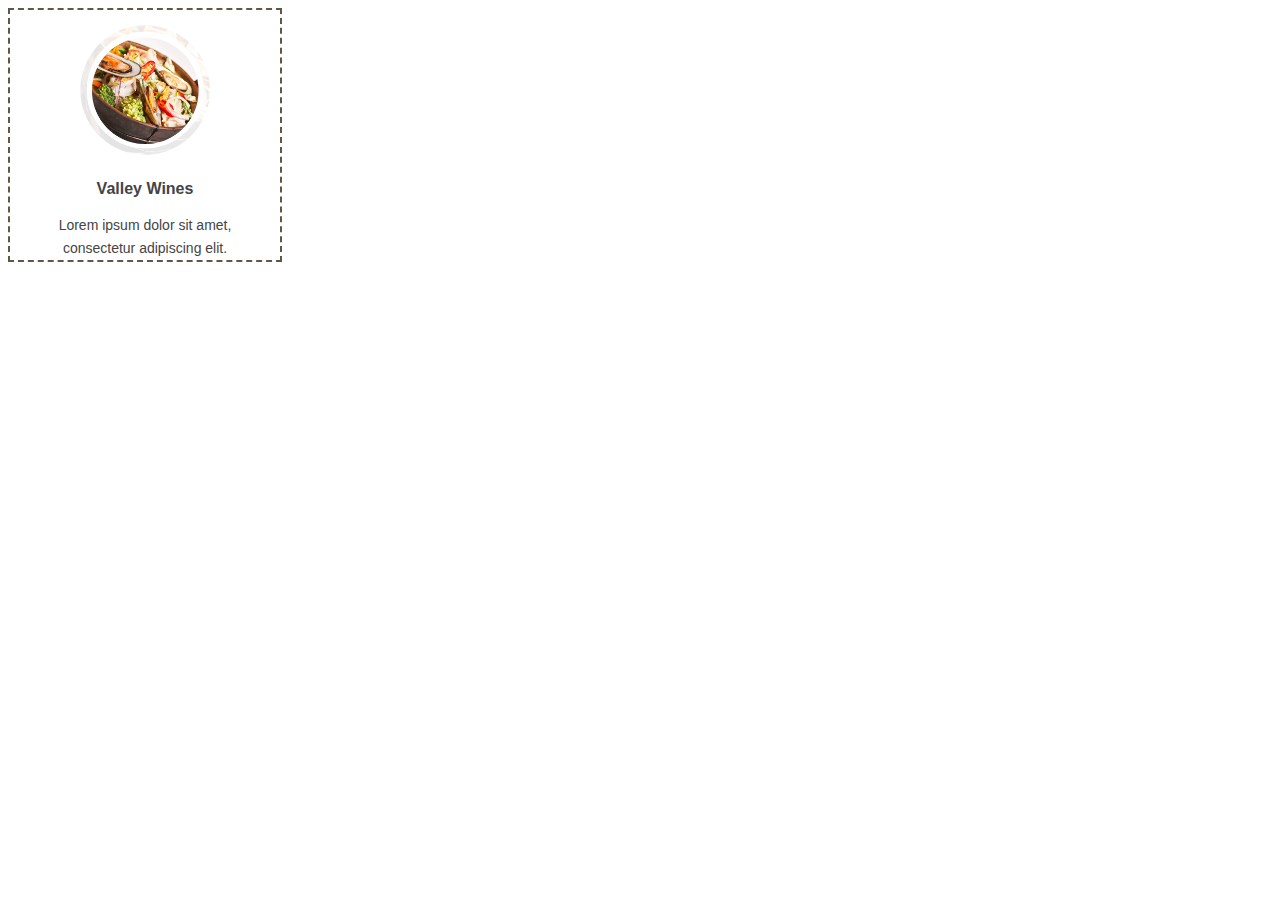
<file: style1/index.html>
<!DOCTYPE html>
<html>
<head>
	<title></title>
	<link rel="stylesheet" type="text/css" href="./style.css">
</head>
<body>
	<div class="my-page">
		<div class="my-page-item-food">
			    <figure class="front-side-food">
			    	<div class="box-section">
			    		<div class="box-icon">
			    			<img class="icon-food" src="./xparty1.png.pagespeed.ic.UyqFIK62E3.webp">
			    		</div>
			    		<h3 class="box-section-title-food">Valley Wines</h3>
			    		<div class="box-section-content-food">
			    			<p>Lorem ipsum dolor sit amet, consectetur adipiscing elit.</p>
			    		</div>
			    	</div>
			    </figure>
			    <figure class="back-side-food">
			    	<div class="box-section">
			    		<h3 class="box-section-title-food">More info</h3>
			    		<div class="box-section-content-food">
			    			<p>Cras ultricies ligula sed magna dictum porta. Praesent sapien massa, convallis a pellentesque nec, egestas non nisi. </p>
			    		</div>
			    		<div class="box-section-link-food">
			    			<a href="#">Buy Now!</a>
			    		</div>
			    	</div>
			    </figure>
		</div>
	</div>
</body>
</html>
</file>
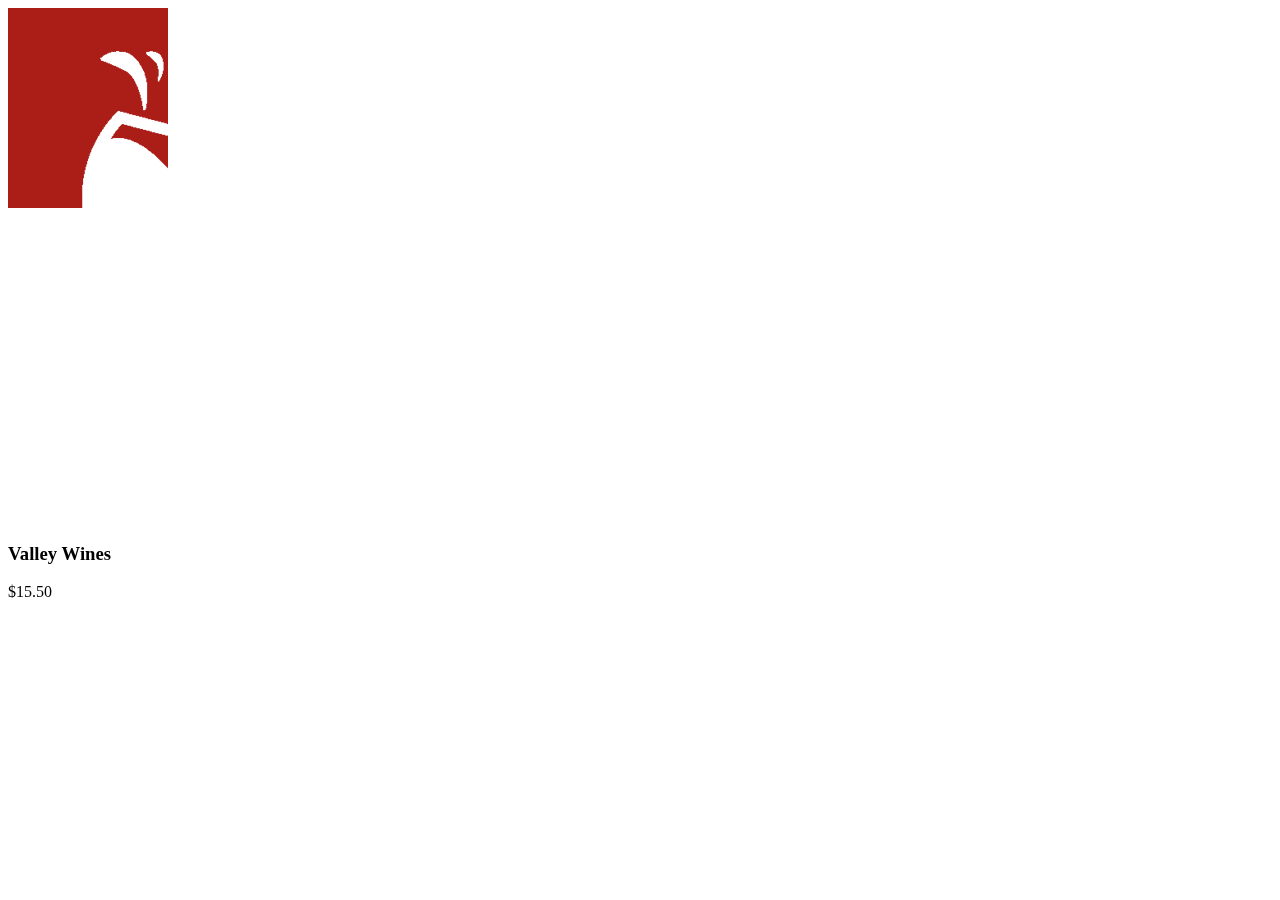
<file: test/index.html>
<!DOCTYPE html>
<html>
<head>
	<title></title>
	<link rel="stylesheet" type="text/css" href="./style.css">
</head>
<body>
	<div class="my-page">
		<div class="my-page-item">
			    <figure class="front-side">
			    	<div class="box-section">
			    		<div class="box-icon">
			    			<img class="icon" src="./xparty1.png.pagespeed.ic.UyqFIK62E3.webp">
			    		</div>
			    		<h3 class="box-section-title">Valley Wines</h3>
			    		<div class="box-section-content">
			    			<p>$15.50</p>
			    		</div>
			    	</div>
			    </figure>
			    <figure class="back-side">
			    	<div class="box-section">
			    		<h3 class="box-section-title">More info</h3>
			    		<div class="box-section-content">
			    			<p>Sed porttitor lectus nibh. Praesent sapien massa.</p>
			    		</div>
			    		<div class="box-section-link">
			    			<a href="#">Buy Now!</a>
			    		</div>
			    	</div>
			    </figure>
		</div>
	</div>
</body>
</html>
</file>
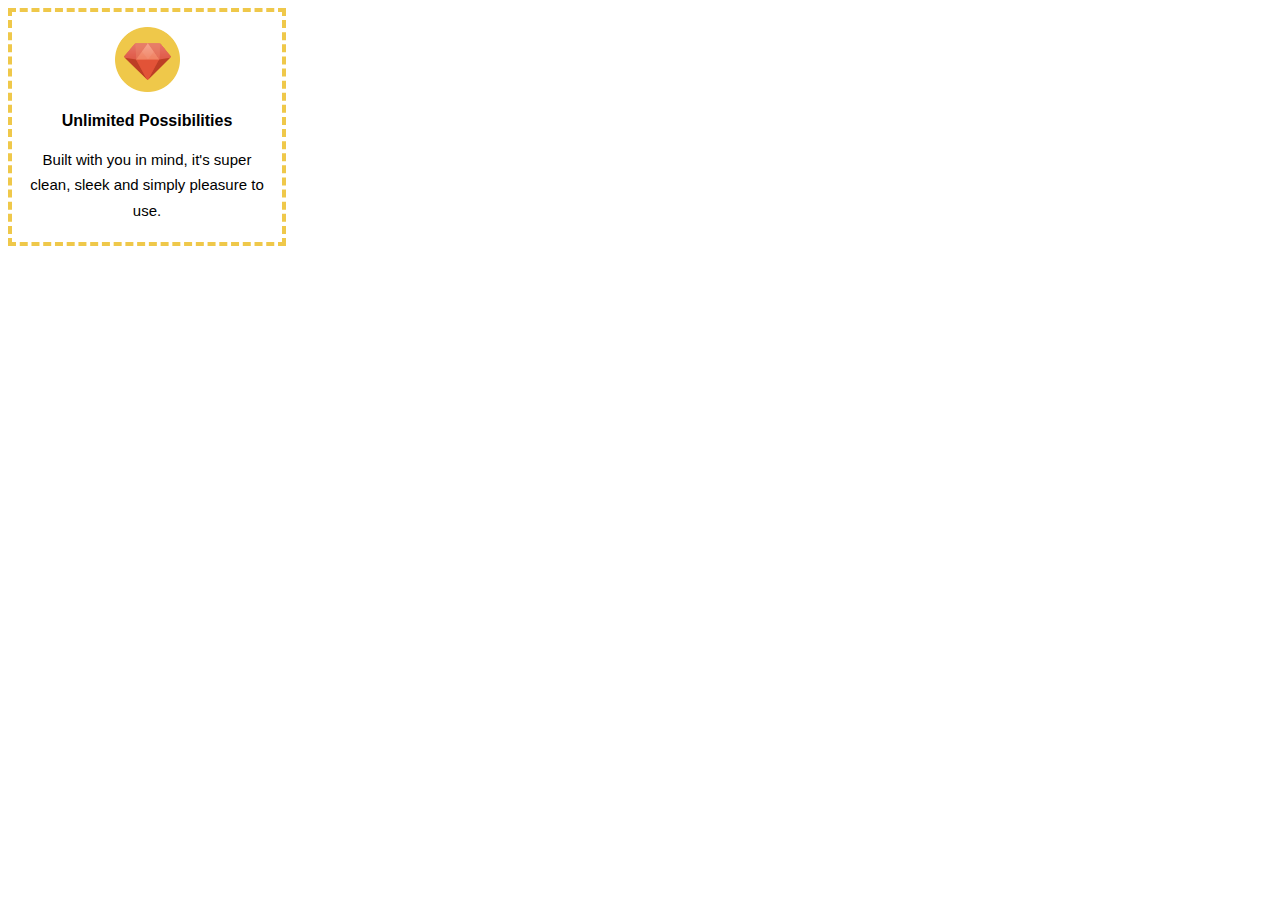
<file: test/style2/index.html>
<!DOCTYPE html>
<html>
<head>
	<title></title>
	<link rel="stylesheet" type="text/css" href="./style.css">
</head>
<body>
	<div class="my-page">
		<div class="my-page-item-style2">
			    <figure class="front-side-style2">
			    	<div class="box-section">
			    		<div class="box-icon">
			    			<img class="icon-style2" src="./x1392250464_diamond1.png.pagespeed.ic.5R7O-fIN-W.webp">
			    		</div>
			    		<h3 class="box-section-title-style2">Unlimited Possibilities</h3>
			    		<div class="box-section-content-style2">
			    			<p>Built with you in mind, it's super clean, sleek and simply pleasure to use.</p>
			    		</div>
			    	</div>
			    </figure>
			    <figure class="back-side-style2">
			    	<div class="box-section">
			    		<h3 class="box-section-title-style2">More info</h3>
			    		<div class="box-section-content-style2">
			    			<p>We give a lot of time and effort to ensure our users love to use our themes. It makes us smile.</p>
			    		</div>
			    		<div class="box-section-link-style2">
			    			<a href="#">Get Information!</a>
			    		</div>
			    	</div>
			    </figure>
		</div>
	</div>
</body>
</html>
</file>
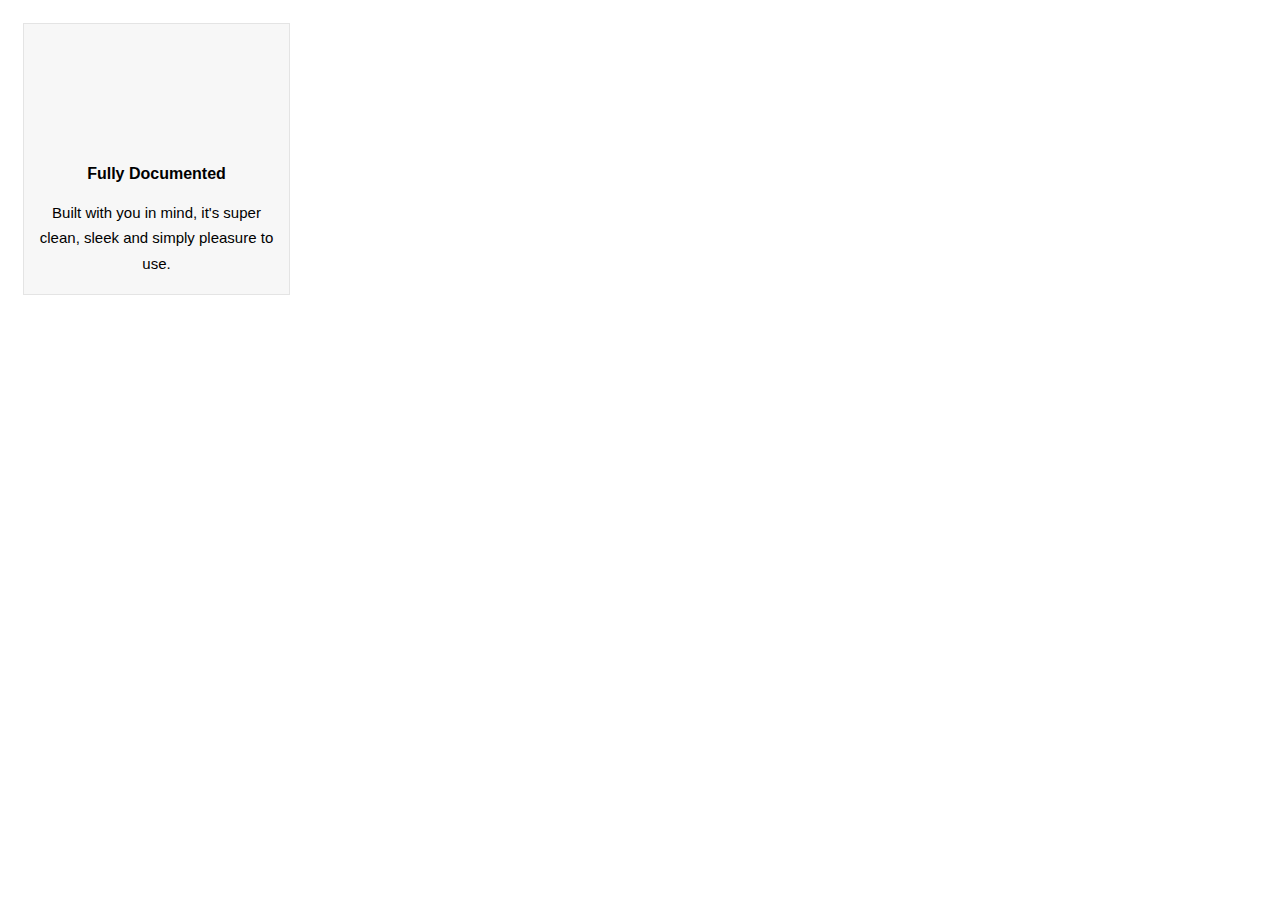
<file: test/style4/index.html>
<!DOCTYPE html>
<html>
<head>
	<title></title>
	<link rel="stylesheet" type="text/css" href="./style.css">
</head>
<body>
	<div class="my-page">
		<div class="my-page-item-style4">
			    <figure class="front-side-style4">
			    	<div class="box-section">
			    		<div class="box-icon-style4">
			    			<i class="imageFont"></i>
			    		</div>
			    		<h3 class="box-section-title-style4">Fully Documented</h3>
			    		<div class="box-section-content-style4">
			    			<p>Built with you in mind, it's super clean, sleek and simply pleasure to use.</p>
			    		</div>
			    	</div>
			    </figure>
			    <figure class="back-side-style4">
			    	<div class="box-section">
			    		<h3 class="box-section-title-style4">Fully Documented</h3>
			    		<div class="box-section-content-style4">
			    			<p>We give a lot of time and effort to ensure our users love to use our themes. It makes us smile. We give a lot of time and effort to ensure our</p>
			    		</div>
			    		<div class="box-section-link-style4">
			    			<a href="#">Learn More!</a>
			    		</div>
			    	</div>
			    </figure>
		</div>
	</div>
</body>
</html>
</file>
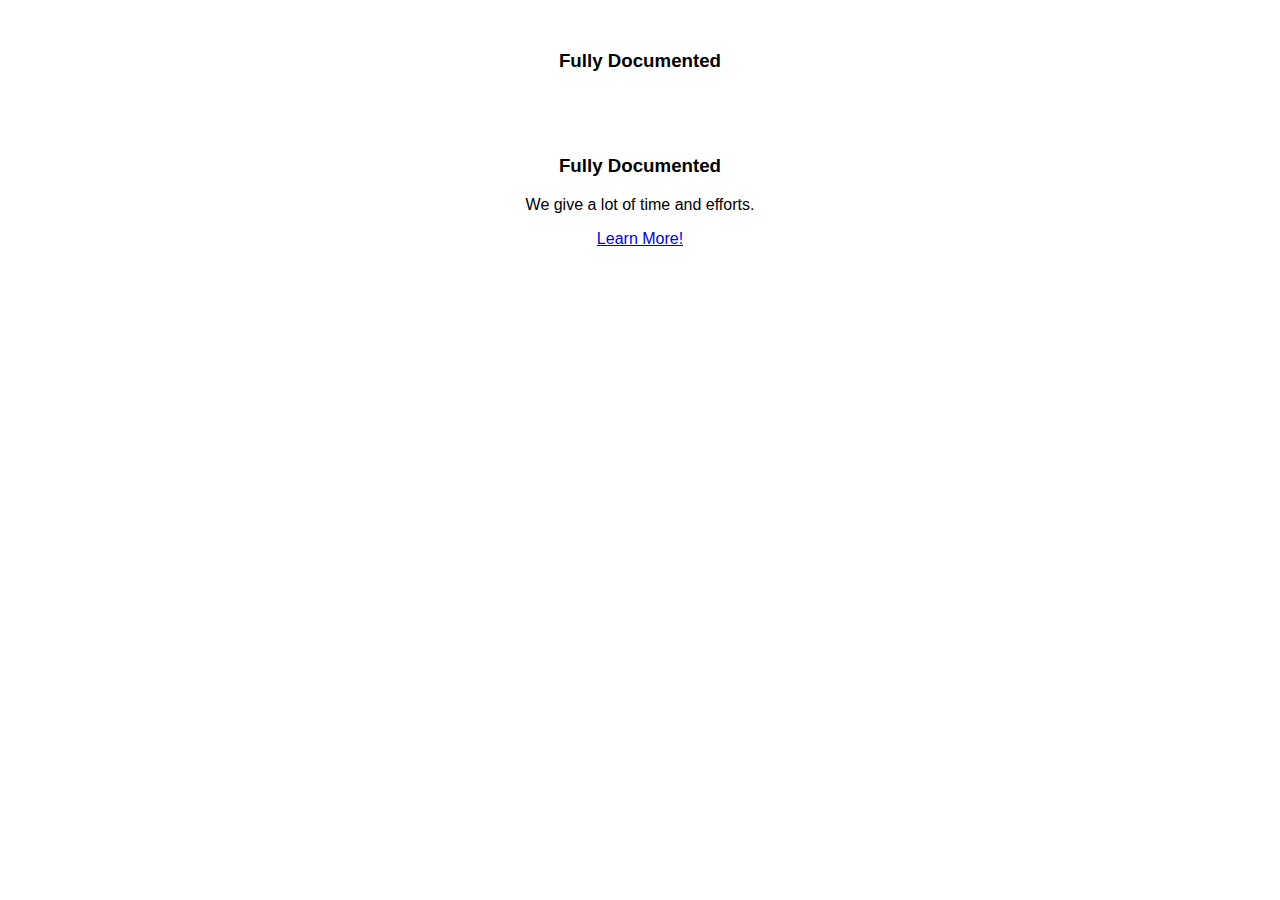
<file: test/style5/index.html>
<!DOCTYPE html>
<html>
<head>
	<title></title>
	<link rel="stylesheet" type="text/css" href="http://ultimate.brainstormforce.com/wp-content/uploads/smile_fonts/Ultimate-set/A.Ultimate-set.css.pagespeed.cf.0xSe2I2K70.css">
	<link rel="stylesheet" type="text/css" href="./style.css">
</head>
<body>
	<div class="my-page">
		<div class="my-page-item-style4">
			    <figure class="front-side-style4">
			    	<div class="box-section">
			    		<div class="box-icon-style4">
			    			<i class="imageFont"></i>
			    		</div>
			    		<h3 class="box-section-title-style4">Fully Documented</h3>
			    		<div class="box-section-content-style4">
			    			<p></p>
			    		</div>
			    	</div>
			    </figure>
			    <figure class="back-side-style4">
			    	<div class="box-section">
			    		<h3 class="box-section-title-style4">Fully Documented</h3>
			    		<div class="box-section-content-style4">
			    			<p>We give a lot of time and efforts.</p>
			    		</div>
			    		<div class="box-section-link-style4">
			    			<a href="#">Learn More!</a>
			    		</div>
			    	</div>
			    </figure>
		</div>
	</div>
</body>
</html>
</file>
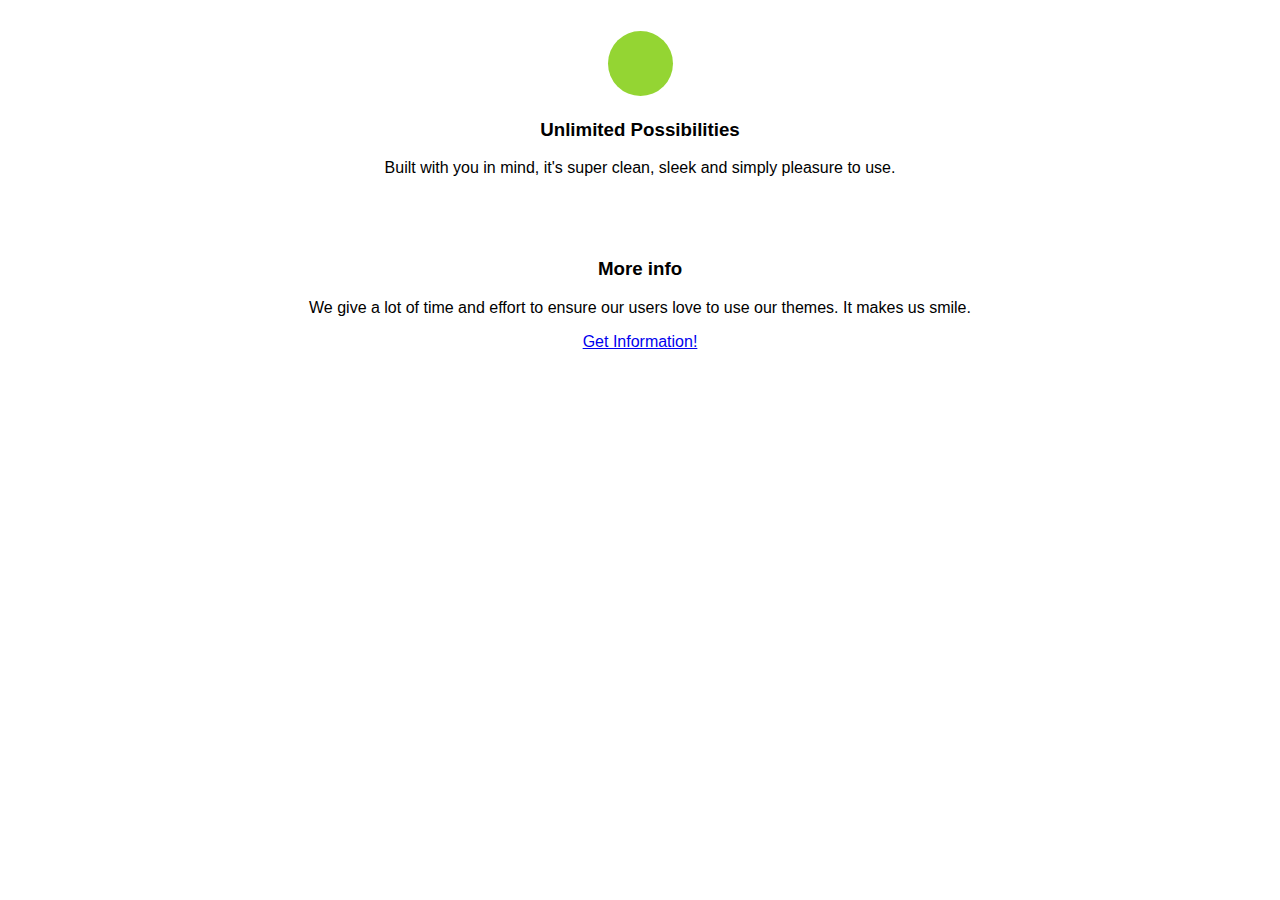
<file: test/style6/index.html>
<!DOCTYPE html>
<html>
<head>
	<title></title>
	<link rel="stylesheet" type="text/css" href="http://ultimate.brainstormforce.com/wp-content/uploads/smile_fonts/Ultimate-set/A.Ultimate-set.css.pagespeed.cf.0xSe2I2K70.css">
	<link rel="stylesheet" type="text/css" href="./style.css">
</head>
<body>
	<div class="my-page">
		<div class="my-page-item-style2">
			    <figure class="front-side-style2">
			    	<div class="box-section">
			    		<div class="box-icon">
			    			<div class="icon-circle">
			    				<i class="image-font"></i>
			    			</div>
			    		</div>
			    		<h3 class="box-section-title-style2">Unlimited Possibilities</h3>
			    		<div class="box-section-content-style2">
			    			<p>Built with you in mind, it's super clean, sleek and simply pleasure to use.</p>
			    		</div>
			    	</div>
			    </figure>
			    <figure class="back-side-style2">
			    	<div class="box-section">
			    		<h3 class="box-section-title-style2">More info</h3>
			    		<div class="box-section-content-style2">
			    			<p>We give a lot of time and effort to ensure our users love to use our themes. It makes us smile.</p>
			    		</div>
			    		<div class="box-section-link-style2">
			    			<a href="#">Get Information!</a>
			    		</div>
			    	</div>
			    </figure>
		</div>
	</div>
</body>
</html>
</file>
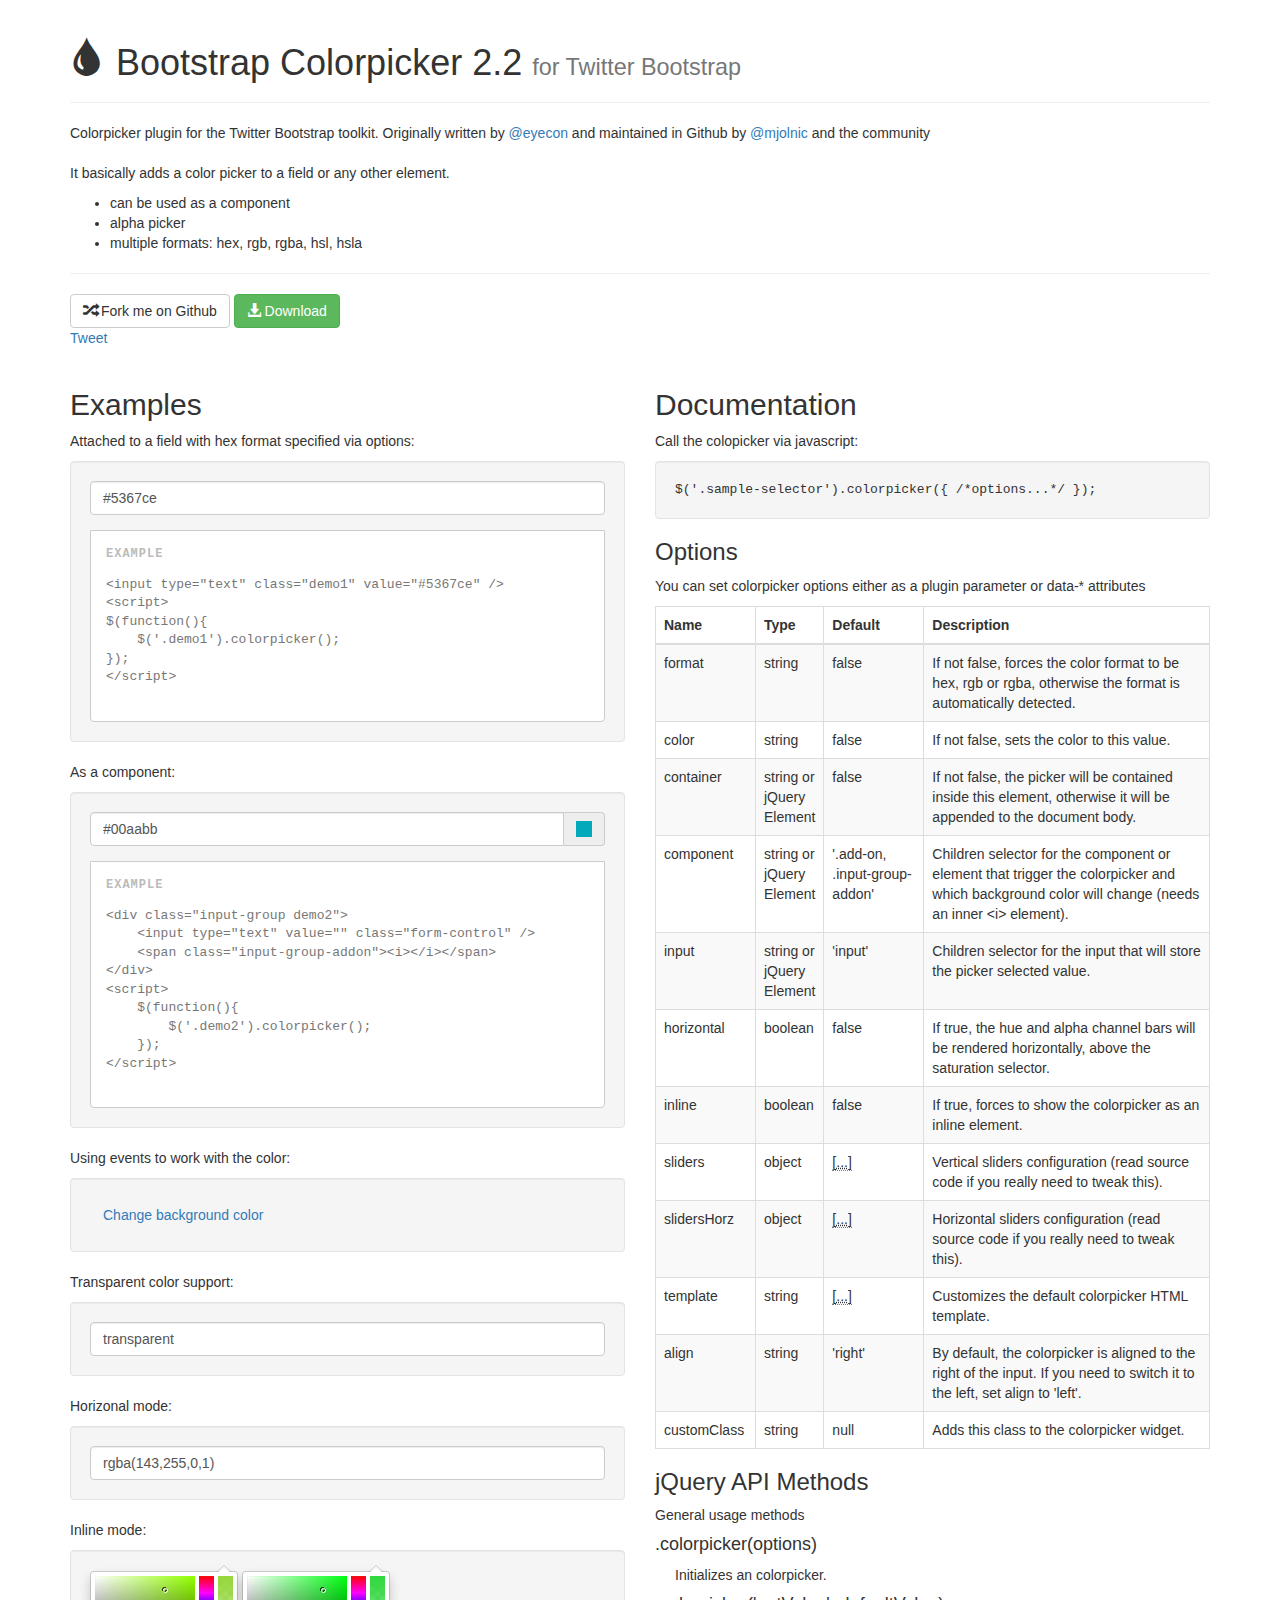
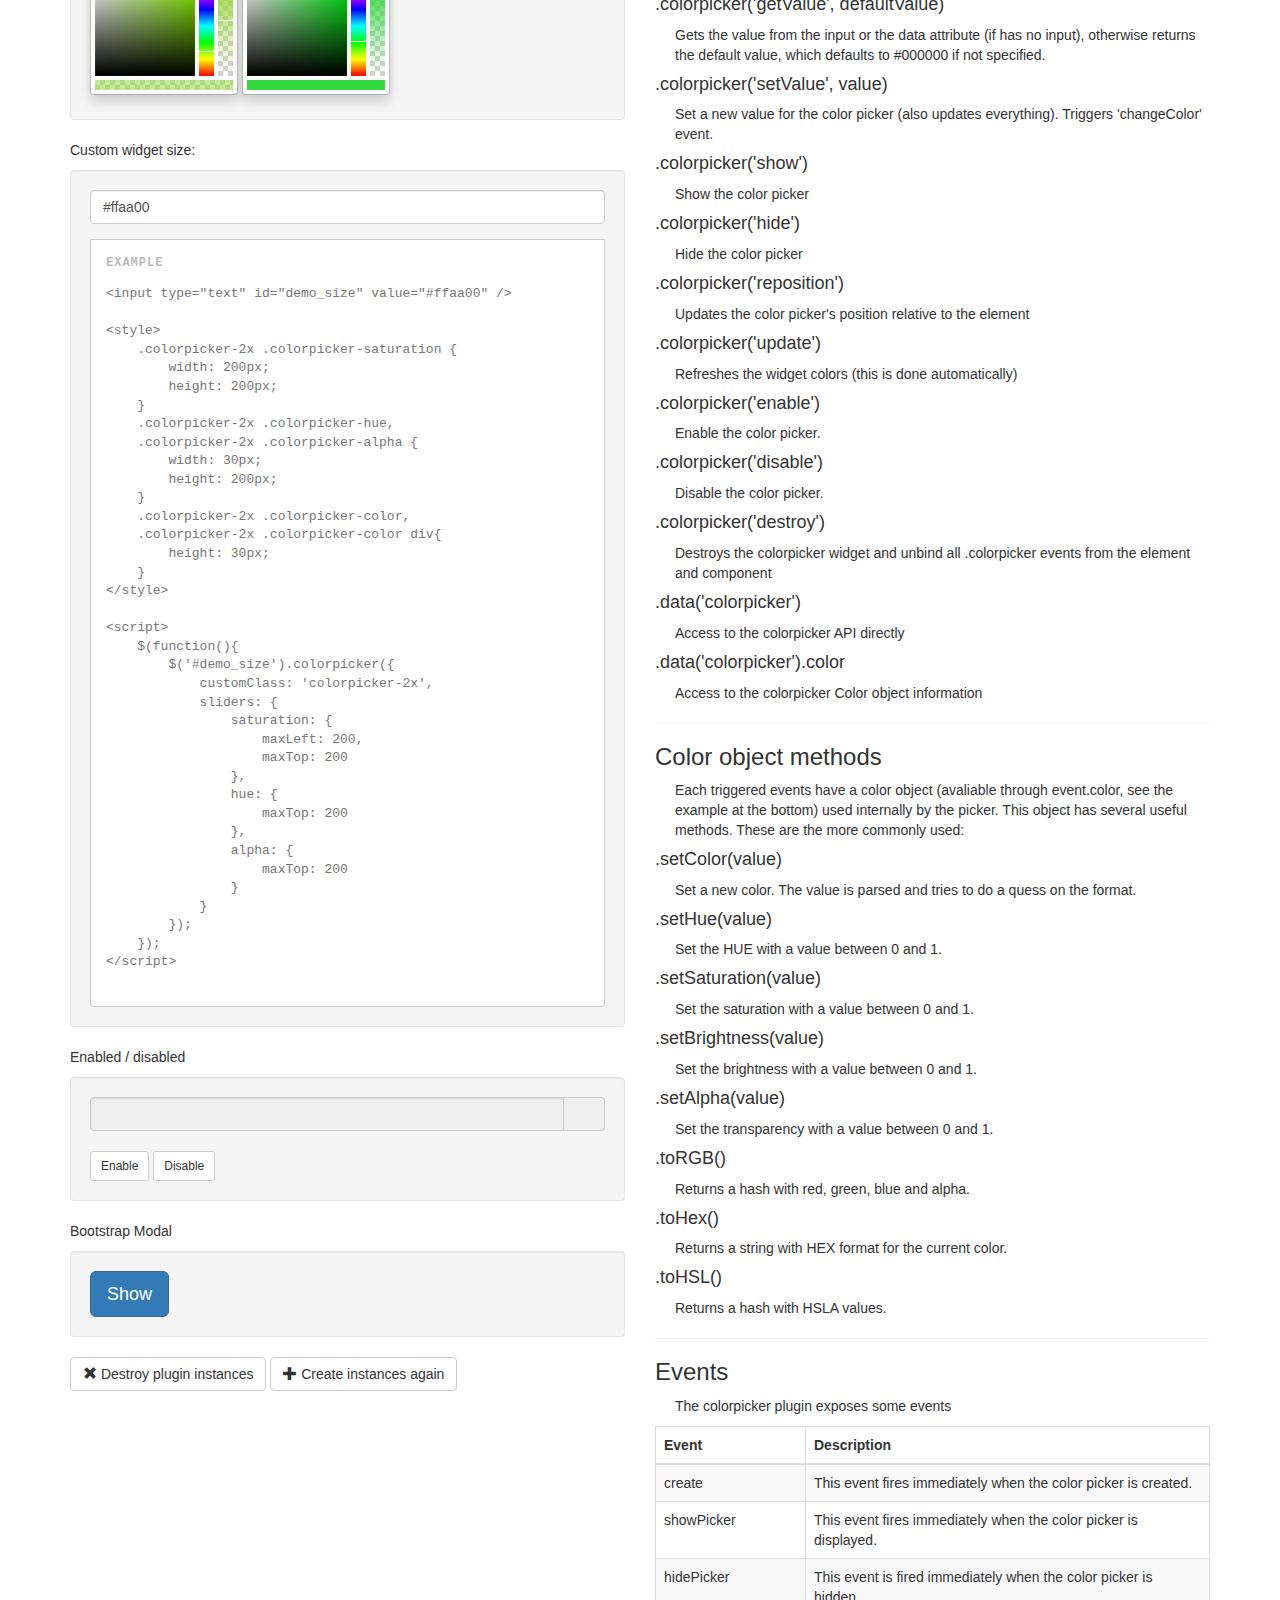
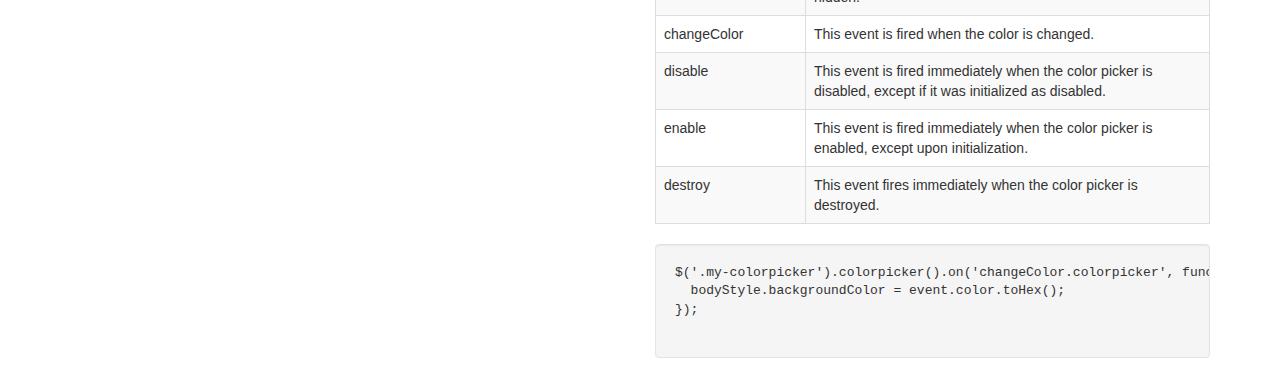
<file: wp-content/plugins/motoPostStyler/libraries/colorpicker/index.html>
<!DOCTYPE html>
<html lang="en">

<head>
  <meta http-equiv="X-UA-Compatible" content="IE=edge,chrome=1">
  <meta charset="utf-8">
  <meta http-equiv="Content-Type" content="text/html; charset=UTF-8">
  <title>Colorpicker for Twitter Bootstrap</title>
  <link href="//netdna.bootstrapcdn.com/bootstrap/3.3.5/css/bootstrap.min.css" rel="stylesheet">
  <link href="dist/css/bootstrap-colorpicker.min.css" rel="stylesheet">
  <link href="src/css/docs.css" rel="stylesheet">
</head>

<body>
<div class="container">
  <section id="typeahead">
    <div class="page-header">
      <h1><i class="glyphicon glyphicon-tint"></i> Bootstrap Colorpicker 2.2
        <small>for Twitter Bootstrap</small>
      </h1>
    </div>
    <div class="row">
      <article class="col-md-12">
        <p>
          Colorpicker plugin for the Twitter Bootstrap toolkit. Originally written by <a
          href="https://twitter.com/stefanpetre/" target="_blank">@eyecon</a> and maintained in Github by
          <a href="http://twitter.com/mjolnic/" target="_blank">@mjolnic</a> and the community
          <br>
          <br> It basically adds a color picker to a field or any other element.
        </p>
        <ul>
          <li>can be used as a component</li>
          <li>alpha picker</li>
          <li>multiple formats: hex, rgb, rgba, hsl, hsla</li>
        </ul>
        <hr>
        <div class="social">
          <a href="https://github.com/mjolnic/bootstrap-colorpicker/" target="_blank"
             class="btn btn-default btn-md"><i class="glyphicon glyphicon-random"></i> Fork me on Github</a>
          <a href="https://github.com/mjolnic/bootstrap-colorpicker/archive/master.zip" target="_blank"
             class="btn btn-success btn-md"><i class="glyphicon glyphicon-download-alt"></i> Download</a>

          <!-- Place this tag where you want the +1 button to render. -->
          <div class="g-plusone" data-size="medium"></div>

          <!-- Place this tag after the last +1 button tag. -->
          <script type="text/javascript">
            (function () {
              var po = document.createElement('script');
              po.type = 'text/javascript';
              po.async = true;
              po.src = 'https://apis.google.com/js/plusone.js';
              var s = document.getElementsByTagName('script')[0];
              s.parentNode.insertBefore(po, s);
            })();
          </script>

          <a href="https://twitter.com/share" class="twitter-share-button" data-via="mjolnic"
             data-related="mjolnic" data-hashtags="bootstrap">Tweet</a>
          <script>
            !function (d, s, id) {
              var js, fjs = d.getElementsByTagName(s)[0],
                p = /^http:/.test(d.location) ? 'http' : 'https';
              if (!d.getElementById(id)) {
                js = d.createElement(s);
                js.id = id;
                js.src = p + '://platform.twitter.com/widgets.js';
                fjs.parentNode.insertBefore(js, fjs);
              }
            }(document, 'script', 'twitter-wjs');
          </script>
        </div>
        <br>
      </article>
    </div>
    <div class="row">

      <div class="col-md-6">
        <h2>Examples</h2>

        <p> Attached to a field with hex format specified via options:</p>

        <div class="well">
          <input type="text" class="form-control demo demo-1 demo-auto" value="#5367ce"/>
                        <pre class="markup">
&lt;input type="text" class="demo1" value="#5367ce" /&gt;
&lt;script&gt;
$(function(){
    $('.demo1').colorpicker();
});
&lt;/script&gt;
        </pre>
        </div>

        <p>As a component:</p>

        <div class="well">
          <div class="input-group colorpicker-component demo demo-auto">
            <input type="text" value="#00AABB" class="form-control"/>
            <span class="input-group-addon"><i></i></span>
          </div>
                        <pre class="markup">
&lt;div class="input-group demo2"&gt;
    &lt;input type="text" value="" class="form-control" /&gt;
    &lt;span class="input-group-addon"&gt;&lt;i&gt;&lt;/i&gt;&lt;/span&gt;
&lt;/div&gt;
&lt;script&gt;
    $(function(){
        $('.demo2').colorpicker();
    });
&lt;/script&gt;
            </pre>
        </div>

        <p>Using events to work with the color:</p>

        <div class="well">
          <a href="#" class="btn small demo" id="demo_apidemo" data-color="rgb(255, 255, 255)">Change
            background color</a>
        </div>

        <p>Transparent color support:</p>

        <div class="well">
          <input type="text" data-format="hex" class="form-control demo demo-auto" id="demo_transparent"
                 value="transparent"/>
        </div>

        <p>Horizonal mode:</p>

        <div class="well">
          <input type="text" class="form-control demo" data-horizontal="true" id="demo_forceformat"
                 value="#8fff00"/>
        </div>

        <p>Inline mode:</p>

        <div class="well">
          <div id="demo_cont" class="demo demo-auto inl-bl" data-container="#demo_cont"
               data-color="rgba(150,216,62,0.55)" data-inline="true"></div>
          <div class="demo demo-auto inl-bl" data-container="true" data-color="rgb(50,216,62)"
               data-inline="true"></div>
        </div>

        <p>Custom widget size:</p>

        <div class="well">
          <style>
            .colorpicker-2x .colorpicker-saturation {
              width: 200px;
              height: 200px;
            }

            .colorpicker-2x .colorpicker-hue,
            .colorpicker-2x .colorpicker-alpha {
              width: 30px;
              height: 200px;
            }

            .colorpicker-2x .colorpicker-color,
            .colorpicker-2x .colorpicker-color div {
              height: 30px;
            }
          </style>
          <input type="text" class="form-control demo" id="demo_size" value="#ffaa00"/>
                        <pre class="markup">
&lt;input type="text" id="demo_size" value="#ffaa00" /&gt;

&lt;style&gt;
    .colorpicker-2x .colorpicker-saturation {
        width: 200px;
        height: 200px;
    }
    .colorpicker-2x .colorpicker-hue,
    .colorpicker-2x .colorpicker-alpha {
        width: 30px;
        height: 200px;
    }
    .colorpicker-2x .colorpicker-color,
    .colorpicker-2x .colorpicker-color div{
        height: 30px;
    }
&lt;/style&gt;

&lt;script&gt;
    $(function(){
        $('#demo_size').colorpicker({
            customClass: 'colorpicker-2x',
            sliders: {
                saturation: {
                    maxLeft: 200,
                    maxTop: 200
                },
                hue: {
                    maxTop: 200
                },
                alpha: {
                    maxTop: 200
                }
            }
        });
    });
&lt;/script&gt;
            </pre>
        </div>

        <p>Enabled / disabled</p>

        <div class="well">
          <div id="demo_endis" class="input-group demo demo-auto colorpicker-component">
            <input disabled type="text" value="" class="form-control"/>
            <span class="input-group-addon"><i></i></span>
          </div>
          <br>
          <a class="btn btn-sm btn-default enable-button" href="#">Enable</a>
          <a class="btn btn-sm btn-default disable-button" href="#">Disable</a>
        </div>

        <p>Bootstrap Modal</p>

        <div class="well">
          <button class="btn btn-primary btn-lg" data-toggle="modal" data-target="#myModal">
            Show
          </button>

          <div class="modal fade" id="myModal" tabindex="-1" role="dialog" aria-labelledby="myModalLabel"
               aria-hidden="true">
            <div class="modal-dialog">
              <div class="modal-content">
                <div class="modal-header">
                  <button type="button" class="close" data-dismiss="modal"
                          aria-hidden="true">&times;</button>
                  <h4 class="modal-title" id="myModalLabel">In a Modal</h4>
                </div>
                <div class="modal-body">
                  <div class="input-group colorpicker-component demo demo-auto">
                    <input type="text" value="" class="form-control"/>
                    <span class="input-group-addon"><i></i></span>
                  </div>
                </div>
                <div class="modal-footer">
                  <button type="button" class="btn btn-default" data-dismiss="modal">Close</button>
                </div>
              </div>
            </div>
          </div>
        </div>


        <a class="btn btn-default demo-destroy" href="#"><i class="glyphicon glyphicon-remove"></i> Destroy
          plugin instances</a>
        <a class="btn btn-default demo-create" href="#"><i class="glyphicon glyphicon-plus"></i> Create
          instances again</a>
      </div>
      <article class="col-md-6">
        <h2>Documentation</h2>

        <p>Call the colopicker via javascript:</p>
        <pre class="well">$('.sample-selector').colorpicker({ /*options...*/ });</pre>
        <h3>Options</h3>

        <p>
          You can set colorpicker options either as a plugin parameter or data-* attributes
        </p>
        <table class="table table-bordered table-striped">
          <thead>
          <tr>
            <th style="width: 100px;">Name</th>
            <th style="width: 50px;">Type</th>
            <th style="width: 100px;">Default</th>
            <th>Description</th>
          </tr>
          </thead>
          <tbody>
          <tr>
            <td>format</td>
            <td>string</td>
            <td>false</td>
            <td>If not false, forces the color format to be hex, rgb or rgba, otherwise the format is
              automatically detected.
            </td>
          </tr>
          <tr>
            <td>color</td>
            <td>string</td>
            <td>false</td>
            <td>If not false, sets the color to this value.</td>
          </tr>
          <tr>
            <td>container</td>
            <td>string or jQuery Element</td>
            <td>false</td>
            <td>If not false, the picker will be contained inside this element, otherwise it will be
              appended to the document body.
            </td>
          </tr>
          <tr>
            <td>component</td>
            <td>string or jQuery Element</td>
            <td>'.add-on, .input-group-addon'</td>
            <td>Children selector for the component or element that trigger the colorpicker and which
              background color will change (needs an inner &lt;i&gt; element).
            </td>
          </tr>
          <tr>
            <td>input</td>
            <td>string or jQuery Element</td>
            <td>'input'</td>
            <td>Children selector for the input that will store the picker selected value.</td>
          </tr>
          <tr>
            <td>horizontal</td>
            <td>boolean</td>
            <td>false</td>
            <td>If true, the hue and alpha channel bars will be rendered horizontally, above the saturation
              selector.
            </td>
          </tr>
          <tr>
            <td>inline</td>
            <td>boolean</td>
            <td>false</td>
            <td>If true, forces to show the colorpicker as an inline element.</td>
          </tr>
          <tr>
            <td>sliders</td>
            <td>object</td>
            <td><abbr title='please, read the source code to see this value'>[...]</abbr></td>
            <td>Vertical sliders configuration (read source code if you really need to tweak this).</td>
          </tr>
          <tr>
            <td>slidersHorz</td>
            <td>object</td>
            <td><abbr title='please, read the source code to see this value'>[...]</abbr></td>
            <td>Horizontal sliders configuration (read source code if you really need to tweak this).</td>
          </tr>
          <tr>
            <td>template</td>
            <td>string</td>
            <td><abbr title='please, read the source code to see this value'>[...]</abbr></td>
            <td>Customizes the default colorpicker HTML template.</td>
          </tr>
          <tr>
            <td>align</td>
            <td>string</td>
            <td>'right'</td>
            <td>By default, the colorpicker is aligned to the right of the input. If you need to switch it
              to the left, set align to 'left'.
            </td>
          </tr>
          <tr>
            <td>customClass</td>
            <td>string</td>
            <td>null</td>
            <td>Adds this class to the colorpicker widget.</td>
          </tr>
          </tbody>
        </table>

        <h3>jQuery API Methods</h3>

        <p>General usage methods</p>
        <h4>.colorpicker(options)</h4>

        <p>Initializes an colorpicker.</p>

        <h4>.colorpicker('getValue', defaultValue)</h4>

        <p>Gets the value from the input or the data attribute (if has no input), otherwise returns the default
          value, which defaults to #000000 if not specified.</p>

        <h4>.colorpicker('setValue', value)</h4>

        <p>Set a new value for the color picker (also updates everything). Triggers 'changeColor' event.</p>

        <h4>.colorpicker('show')</h4>

        <p>Show the color picker</p>

        <h4>.colorpicker('hide')</h4>

        <p>Hide the color picker</p>

        <h4>.colorpicker('reposition')</h4>

        <p>Updates the color picker's position relative to the element</p>

        <h4>.colorpicker('update')</h4>

        <p>Refreshes the widget colors (this is done automatically)</p>

        <h4>.colorpicker('enable')</h4>

        <p>Enable the color picker.</p>

        <h4>.colorpicker('disable')</h4>

        <p>Disable the color picker.</p>

        <h4>.colorpicker('destroy')</h4>

        <p>Destroys the colorpicker widget and unbind all .colorpicker events from the element and component</p>

        <h4>.data('colorpicker')</h4>

        <p>Access to the colorpicker API directly</p>

        <h4>.data('colorpicker').color</h4>

        <p>Access to the colorpicker Color object information</p>

        <hr>

        <h3>Color object methods</h3>

        <p>Each triggered events have a color object (avaliable through event.color, see the example at the
          bottom) used internally by the picker. This object has several useful methods. These are the more
          commonly used:</p>

        <h4>.setColor(value)</h4>

        <p>Set a new color. The value is parsed and tries to do a quess on the format.</p>

        <h4>.setHue(value)</h4>

        <p>Set the HUE with a value between 0 and 1.</p>

        <h4>.setSaturation(value)</h4>

        <p>Set the saturation with a value between 0 and 1.</p>

        <h4>.setBrightness(value)</h4>

        <p>Set the brightness with a value between 0 and 1.</p>

        <h4>.setAlpha(value)</h4>

        <p>Set the transparency with a value between 0 and 1.</p>

        <h4>.toRGB()</h4>

        <p>Returns a hash with red, green, blue and alpha.</p>

        <h4>.toHex()</h4>

        <p>Returns a string with HEX format for the current color.</p>

        <h4>.toHSL()</h4>

        <p>Returns a hash with HSLA values.</p>

        <hr>

        <h3>Events</h3>

        <p>The colorpicker plugin exposes some events</p>

        <table class="table table-bordered table-striped">
          <thead>
          <tr>
            <th style="width: 150px;">Event</th>
            <th>Description</th>
          </tr>
          </thead>
          <tbody>
          <tr>
            <td>create</td>
            <td>This event fires immediately when the color picker is created.</td>
          </tr>
          <tr>
            <td>showPicker</td>
            <td>This event fires immediately when the color picker is displayed.</td>
          </tr>
          <tr>
            <td>hidePicker</td>
            <td>This event is fired immediately when the color picker is hidden.</td>
          </tr>
          <tr>
            <td>changeColor</td>
            <td>This event is fired when the color is changed.</td>
          </tr>
          <tr>
            <td>disable</td>
            <td>This event is fired immediately when the color picker is disabled, except if it was
              initialized as disabled.
            </td>
          </tr>
          <tr>
            <td>enable</td>
            <td>This event is fired immediately when the color picker is enabled, except upon
              initialization.
            </td>
          </tr>
          <tr>
            <td>destroy</td>
            <td>This event fires immediately when the color picker is destroyed.</td>
          </tr>
          </tbody>
        </table>
                    <pre class="well">
$('.my-colorpicker').colorpicker().on('changeColor.colorpicker', function(event){
  bodyStyle.backgroundColor = event.color.toHex();
});
    </pre>
      </article>
    </div>
  </section>
</div>
<script src="//code.jquery.com/jquery-2.1.4.min.js"></script>
<script src="//netdna.bootstrapcdn.com/bootstrap/3.3.5/js/bootstrap.min.js"></script>
<script src="dist/js/bootstrap-colorpicker.js"></script>
<script src="src/js/docs.js"></script>
</body>

</html>
</file>
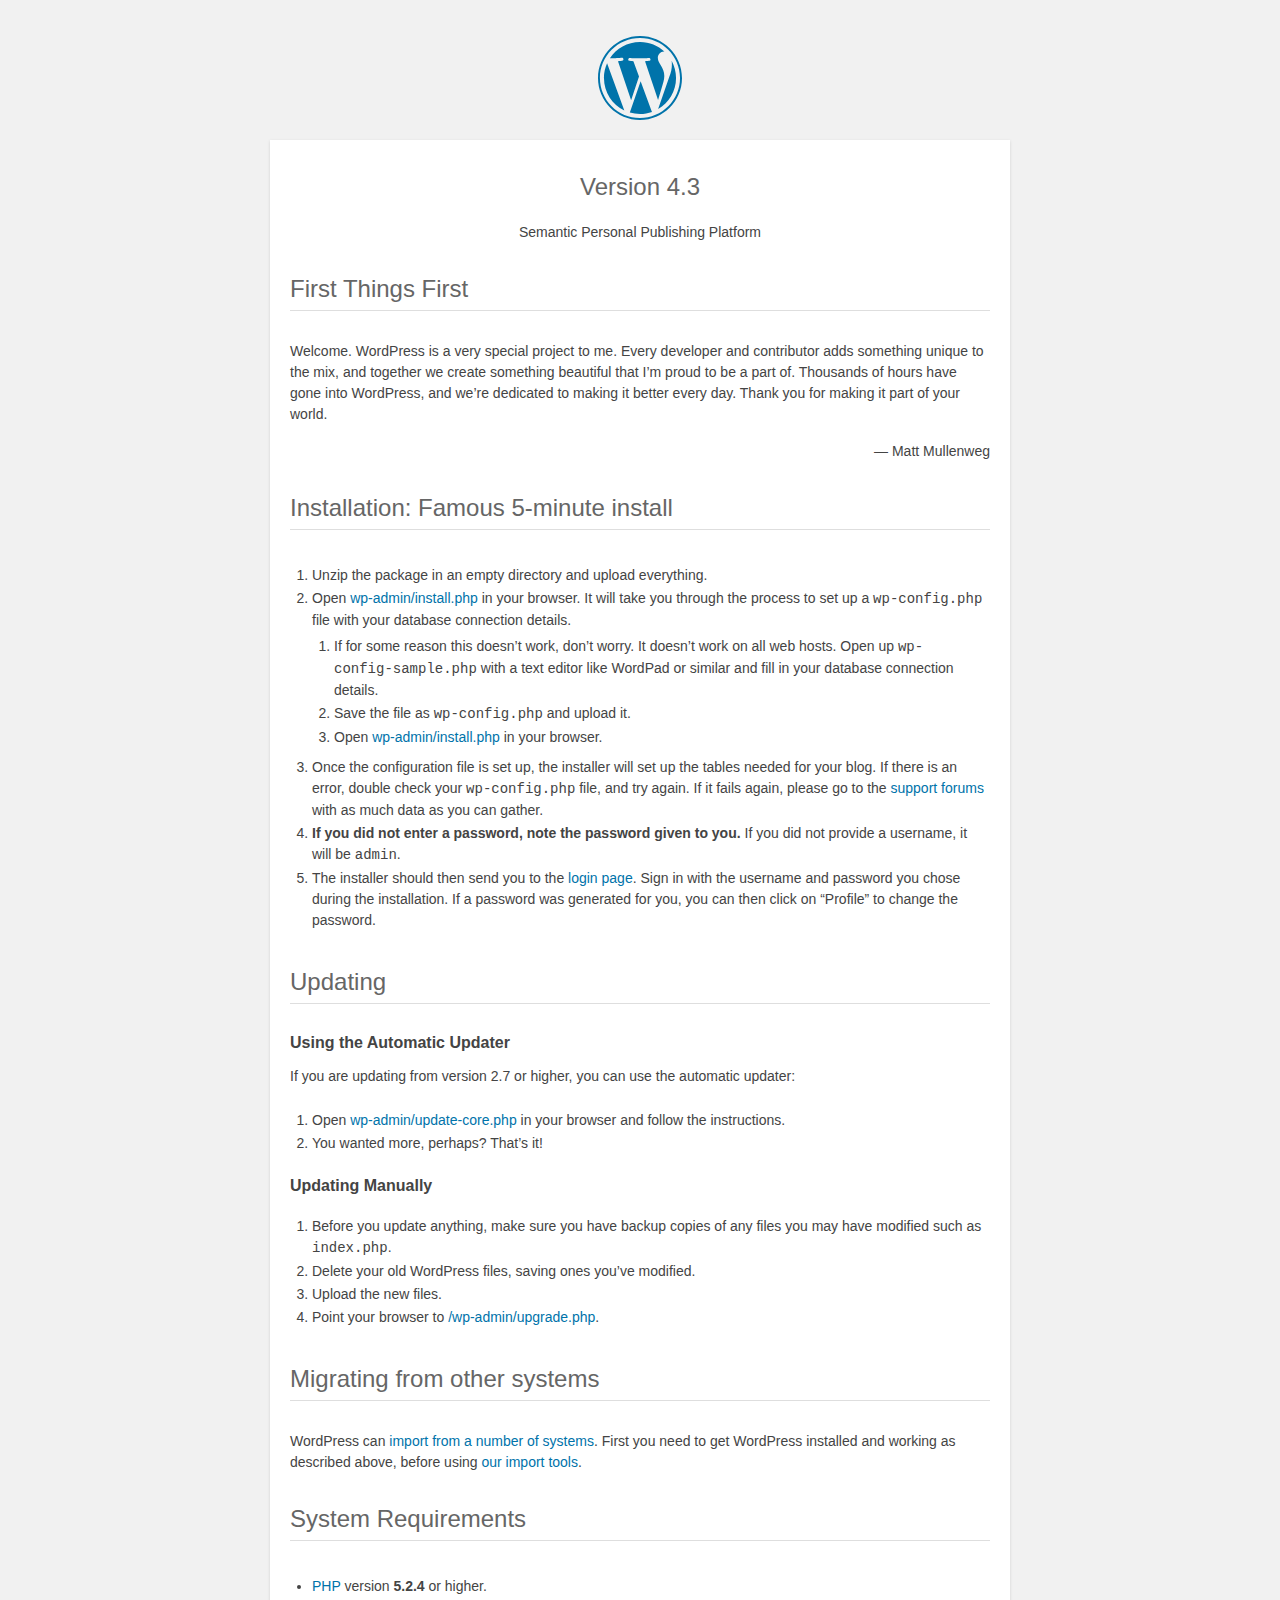
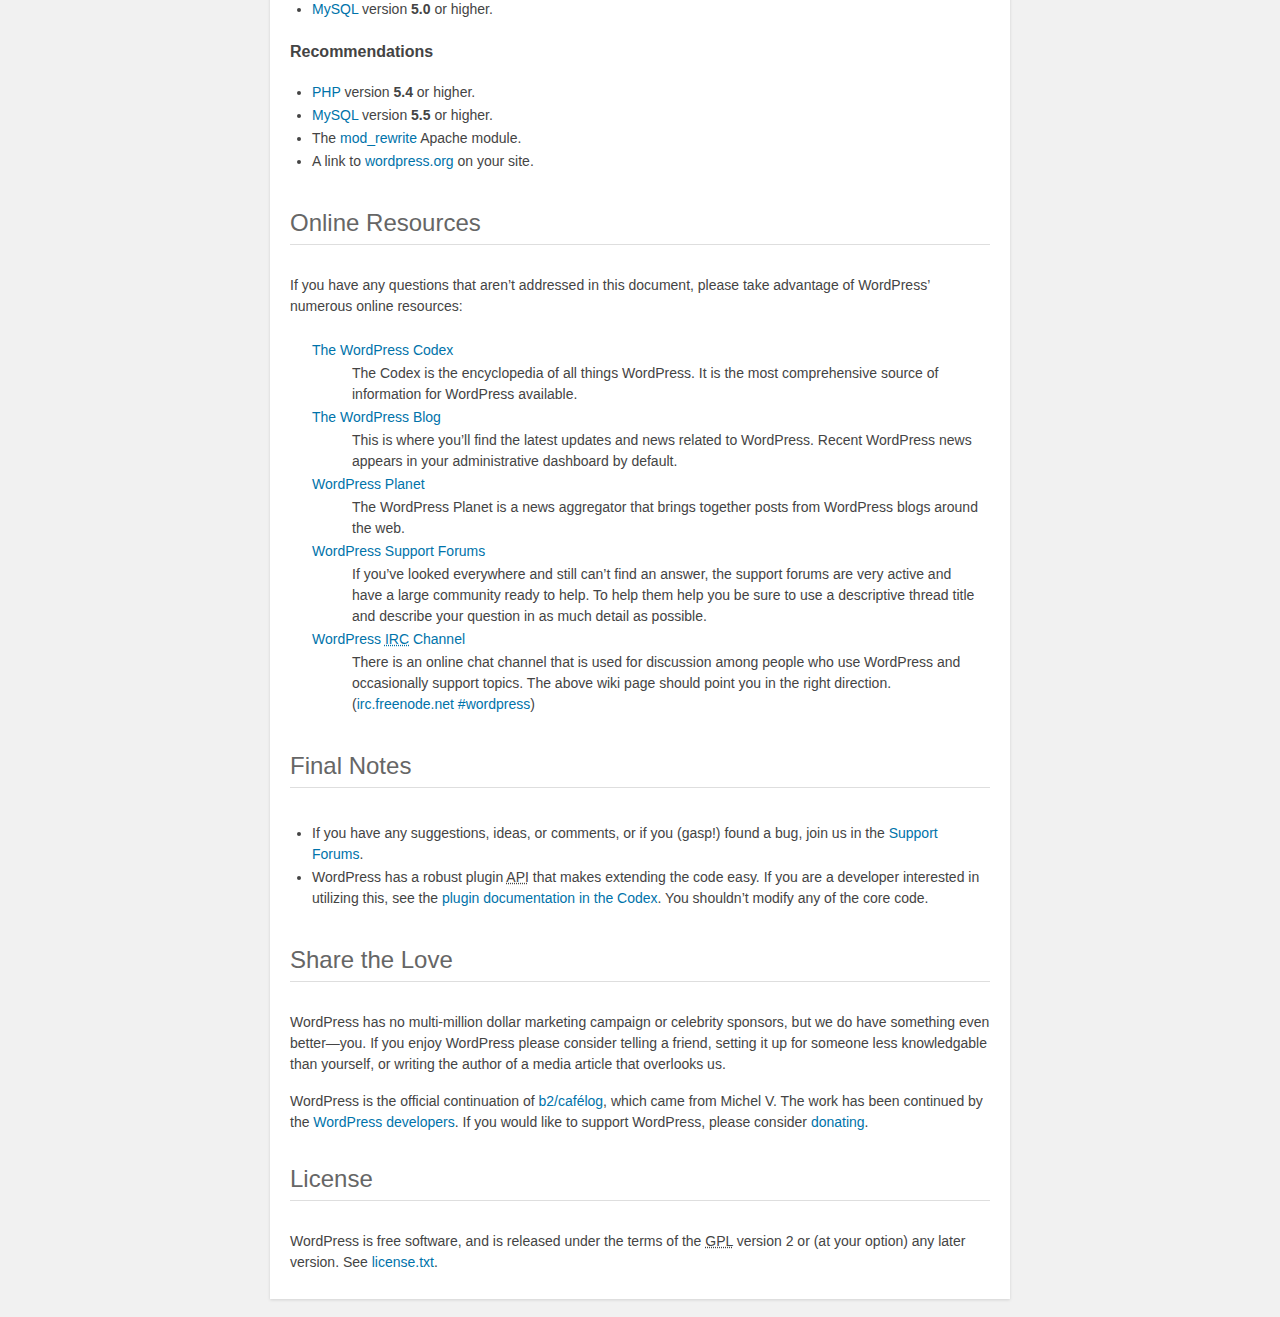
<file: readme.html>
<!DOCTYPE html>
<html>
<head>
	<meta name="viewport" content="width=device-width" />
	<meta http-equiv="Content-Type" content="text/html; charset=utf-8" />
	<title>WordPress &#8250; ReadMe</title>
	<link rel="stylesheet" href="wp-admin/css/install.css?ver=20100228" type="text/css" />
</head>
<body>
<h1 id="logo">
	<a href="https://wordpress.org/"><img alt="WordPress" src="wp-admin/images/wordpress-logo.png" /></a>
	<br /> Version 4.3
</h1>
<p style="text-align: center">Semantic Personal Publishing Platform</p>

<h1>First Things First</h1>
<p>Welcome. WordPress is a very special project to me. Every developer and contributor adds something unique to the mix, and together we create something beautiful that I&#8217;m proud to be a part of. Thousands of hours have gone into WordPress, and we&#8217;re dedicated to making it better every day. Thank you for making it part of your world.</p>
<p style="text-align: right">&#8212; Matt Mullenweg</p>

<h1>Installation: Famous 5-minute install</h1>
<ol>
	<li>Unzip the package in an empty directory and upload everything.</li>
	<li>Open <span class="file"><a href="wp-admin/install.php">wp-admin/install.php</a></span> in your browser. It will take you through the process to set up a <code>wp-config.php</code> file with your database connection details.
		<ol>
			<li>If for some reason this doesn&#8217;t work, don&#8217;t worry. It doesn&#8217;t work on all web hosts. Open up <code>wp-config-sample.php</code> with a text editor like WordPad or similar and fill in your database connection details.</li>
			<li>Save the file as <code>wp-config.php</code> and upload it.</li>
			<li>Open <span class="file"><a href="wp-admin/install.php">wp-admin/install.php</a></span> in your browser.</li>
		</ol>
	</li>
	<li>Once the configuration file is set up, the installer will set up the tables needed for your blog. If there is an error, double check your <code>wp-config.php</code> file, and try again. If it fails again, please go to the <a href="https://wordpress.org/support/" title="WordPress support">support forums</a> with as much data as you can gather.</li>
	<li><strong>If you did not enter a password, note the password given to you.</strong> If you did not provide a username, it will be <code>admin</code>.</li>
	<li>The installer should then send you to the <a href="wp-login.php">login page</a>. Sign in with the username and password you chose during the installation. If a password was generated for you, you can then click on &#8220;Profile&#8221; to change the password.</li>
</ol>

<h1>Updating</h1>
<h2>Using the Automatic Updater</h2>
<p>If you are updating from version 2.7 or higher, you can use the automatic updater:</p>
<ol>
	<li>Open <span class="file"><a href="wp-admin/update-core.php">wp-admin/update-core.php</a></span> in your browser and follow the instructions.</li>
	<li>You wanted more, perhaps? That&#8217;s it!</li>
</ol>

<h2>Updating Manually</h2>
<ol>
	<li>Before you update anything, make sure you have backup copies of any files you may have modified such as <code>index.php</code>.</li>
	<li>Delete your old WordPress files, saving ones you&#8217;ve modified.</li>
	<li>Upload the new files.</li>
	<li>Point your browser to <span class="file"><a href="wp-admin/upgrade.php">/wp-admin/upgrade.php</a>.</span></li>
</ol>

<h1>Migrating from other systems</h1>
<p>WordPress can <a href="https://codex.wordpress.org/Importing_Content">import from a number of systems</a>. First you need to get WordPress installed and working as described above, before using <a href="wp-admin/import.php" title="Import to WordPress">our import tools</a>.</p>

<h1>System Requirements</h1>
<ul>
	<li><a href="http://php.net/">PHP</a> version <strong>5.2.4</strong> or higher.</li>
	<li><a href="http://www.mysql.com/">MySQL</a> version <strong>5.0</strong> or higher.</li>
</ul>

<h2>Recommendations</h2>
<ul>
	<li><a href="http://php.net/">PHP</a> version <strong>5.4</strong> or higher.</li>
	<li><a href="http://www.mysql.com/">MySQL</a> version <strong>5.5</strong> or higher.</li>
	<li>The <a href="http://httpd.apache.org/docs/2.2/mod/mod_rewrite.html">mod_rewrite</a> Apache module.</li>
	<li>A link to <a href="https://wordpress.org/">wordpress.org</a> on your site.</li>
</ul>

<h1>Online Resources</h1>
<p>If you have any questions that aren&#8217;t addressed in this document, please take advantage of WordPress&#8217; numerous online resources:</p>
<dl>
	<dt><a href="https://codex.wordpress.org/">The WordPress Codex</a></dt>
		<dd>The Codex is the encyclopedia of all things WordPress. It is the most comprehensive source of information for WordPress available.</dd>
	<dt><a href="https://wordpress.org/news/">The WordPress Blog</a></dt>
		<dd>This is where you&#8217;ll find the latest updates and news related to WordPress. Recent WordPress news appears in your administrative dashboard by default.</dd>
	<dt><a href="https://planet.wordpress.org/">WordPress Planet</a></dt>
		<dd>The WordPress Planet is a news aggregator that brings together posts from WordPress blogs around the web.</dd>
	<dt><a href="https://wordpress.org/support/">WordPress Support Forums</a></dt>
		<dd>If you&#8217;ve looked everywhere and still can&#8217;t find an answer, the support forums are very active and have a large community ready to help. To help them help you be sure to use a descriptive thread title and describe your question in as much detail as possible.</dd>
	<dt><a href="https://codex.wordpress.org/IRC">WordPress <abbr title="Internet Relay Chat">IRC</abbr> Channel</a></dt>
		<dd>There is an online chat channel that is used for discussion among people who use WordPress and occasionally support topics. The above wiki page should point you in the right direction. (<a href="irc://irc.freenode.net/wordpress">irc.freenode.net #wordpress</a>)</dd>
</dl>

<h1>Final Notes</h1>
<ul>
	<li>If you have any suggestions, ideas, or comments, or if you (gasp!) found a bug, join us in the <a href="https://wordpress.org/support/">Support Forums</a>.</li>
	<li>WordPress has a robust plugin <abbr title="application programming interface">API</abbr> that makes extending the code easy. If you are a developer interested in utilizing this, see the <a href="https://codex.wordpress.org/Plugin_API" title="WordPress plugin API">plugin documentation in the Codex</a>. You shouldn&#8217;t modify any of the core code.</li>
</ul>

<h1>Share the Love</h1>
<p>WordPress has no multi-million dollar marketing campaign or celebrity sponsors, but we do have something even better&#8212;you. If you enjoy WordPress please consider telling a friend, setting it up for someone less knowledgable than yourself, or writing the author of a media article that overlooks us.</p>

<p>WordPress is the official continuation of <a href="http://cafelog.com/">b2/caf&#233;log</a>, which came from Michel V. The work has been continued by the <a href="https://wordpress.org/about/">WordPress developers</a>. If you would like to support WordPress, please consider <a href="https://wordpress.org/donate/" title="Donate to WordPress">donating</a>.</p>

<h1>License</h1>
<p>WordPress is free software, and is released under the terms of the <abbr title="GNU General Public License">GPL</abbr> version 2 or (at your option) any later version. See <a href="license.txt">license.txt</a>.</p>

</body>
</html>
</file>
<file: style1/style.css>
..my-page { 
  
  perspective: 800px;
}
.my-page-item-food {
  width: 270px;
  height: 250px;
  position: absolute;
  transform-style: preserve-3d;
  transition: transform 1s;
}
.my-page-item-food figure {
  margin: 0;
  display: block;
  position: absolute;
  width: 100%;
  height: 100%;
  backface-visibility: hidden;
}
.my-page-item-food .front-side-food {
  border: dashed 2px #655643;
  background: #fff;
  backface-visibility: hidden;
  -webkit-backface-visibility: hidden;
  -moz-backface-visibility: hidden;
  -o-backface-visibility: hidden;
}
.my-page-item-food .back-side-food {
  background: #655643;
  transform: rotateY( 180deg );
  -webkit-backface-visibility: hidden;
  -moz-backface-visibility: hidden;
  -o-backface-visibility: hidden;
  backface-visibility: hidden;
}
.my-page-item-food:hover {
  transform: rotateY( 180deg );
}
.box-section {
  font-family: Helvetica,Arial,sans-serif;
  text-align: center;
  padding: 15px;
  margin: 0;
}
.box-icon {
  padding: 0;
  border: 0;
  font-size: 100%;
  text-align: center;
}
.icon-food {
  width: 130px;
  height: 130px;
}
.box-section-title-food {
  color: #444444;
  margin: 15px 0 12px;
  line-height: 1.3em;
  font-size: 16px;
  margin-top: 20px;
}
.box-section-content-food {
  color: #444444;
  margin-bottom: 15px;
  font-size: 14px;
  line-height: 1.65em;
}
.box-section-link-food {
  display: inline-block;
  background: #dd9933;
  margin-top: 15px;
  
}
.box-section-link-food a {
  display: inline-block;
  margin: 5px auto 5px;
  padding: .3em .6em;
  cursor: pointer;
  font-size: 13px;
  text-decoration: none;
  color: #ffffff;
}
.my-page-item-food .back-side-food .box-section-content-food{
  color: #fff;
}
.my-page-item-food .back-side-food .box-section-title-food{
  color: #fff;
}
</file>
<file: test/style.css>
..my-page { 
  width: 200px;
  height: 260px;
  position: relative;
  perspective: 800px;
}
.my-page-item {
  width: 160px;
  height: 200px;
  position: absolute;
  transform-style: preserve-3d;
  transition: transform 1s;
}
.my-page-item figure {
  margin: 0;
  display: block;
  position: absolute;
  width: 100%;
  height: 100%;
  backface-visibility: hidden;
}
.my-page-item .front-side {
  background: rgb(171, 30, 23);
}
.my-page-item .back-side {
  background: blue;
  transform: rotateY( 180deg );
}
.my-page-item:hover {
  transform: rotateY( 180deg );
}
</file>
<file: test/style2/style.css>
..my-page { 
  
  perspective: 800px;
}
.my-page-item-style2 {
  width: 270px;
  height: 230px;
  position: absolute;
  transform-style: preserve-3d;
  transition: transform 1s;
}
.my-page-item-style2 figure {
  margin: 0;
  display: block;
  position: absolute;
  width: 100%;
  height: 100%;
  backface-visibility: hidden;
}
.my-page-item-style2 .front-side-style2 {
  background: #fff;
  border: 4px dashed rgb(239, 200, 74);
  backface-visibility: hidden;
  -webkit-backface-visibility: hidden;
  -moz-backface-visibility: hidden;
  -o-backface-visibility: hidden;
}
.my-page-item-style2 .back-side-style2 {
  background: rgb(239, 200, 74);
  transform: rotateY( 180deg );
  -webkit-backface-visibility: hidden;
  -moz-backface-visibility: hidden;
  -o-backface-visibility: hidden;
  backface-visibility: hidden;
}
.my-page-item-style2:hover {
  transform: rotateY( 180deg );
}
.box-section {
  font-family: Helvetica,Arial,sans-serif;
  text-align: center;
  padding: 15px;
  margin: 0;
}
.box-icon {
  padding: 0;
  border: 0;
  font-size: 100%;
  text-align: center;
}
.icon-style2 {
  width: 65px;
  height: 65px;
}
.box-section-title-style2 {
  color: #000;
  margin: 15px 0 12px;
  line-height: 1.3em;
  font-size: 16px;
}
.box-section-content-style2 {
  color: #000;
  margin-bottom: 15px;
  font-size: 15px;
  line-height: 1.7em;
}
.box-section-link-style2 {
  display: inline-block;
  background: #e14e36;
  
}
.box-section-link-style2 a {
  display: inline-block;
  margin: 5px auto 5px;
  padding: .3em .6em;
  cursor: pointer;
  font-size: 13px;
  text-decoration: none;
  color: #ffffff;
}

.my-page-item-style2 .back-side-style2 .box-section-content-style2{
  color: #fff;
}
.my-page-item-style2 .back-side-style2 .box-section-title-style2{
  color: #fff;
}
</file>
<file: test/style4/style.css>
/*.my-page { 
  
  perspective: 800px;
}*/
.my-page-item-style4 {
  width: 265px;
  height: 270px;
  float: left;
  cursor: pointer;
  margin: 15px;
  transform-style: preserve-3d;
  transition: transform 1s;
}
.my-page-item-style4 figure {
  margin: 0;
  display: block;
  position: absolute;
  width: 100%;
  height: 100%;
  backface-visibility: hidden;
}
.my-page-item-style4 .front-side-style4 {
  background: #f7f7f7;
  border: solid 1px #e4e4e4;
  backface-visibility: hidden;
  -webkit-backface-visibility: hidden;
  -moz-backface-visibility: hidden;
  -o-backface-visibility: hidden;
}
.my-page-item-style4 .back-side-style4 {
  background: #f7f7f7;
  border: solid 1px #e4e4e4;
  transform: rotateY( 180deg );
  -webkit-backface-visibility: hidden;
  -moz-backface-visibility: hidden;
  -o-backface-visibility: hidden;
  backface-visibility: hidden;
}
.my-page-item-style4:hover {
  transform: rotateY( 180deg );
}
.box-section {
  font-family: Helvetica,Arial,sans-serif;
  text-align: center;
  padding: 15px;
  margin: 0;
}
.box-icon-style4 {
  margin: 0 auto;
  height: 110px;
  padding: 0;
  border: 0;
  font-size: 100%;
  text-align: center;
}
.icon-style4 {
  width: 65px;
  height: 65px;
}
.box-section-title-style4 {
  color: #000;
  margin: 15px 0 12px;
  line-height: 1.3em;
  font-size: 16px;
}
.box-section-content-style4 {
  color: #000;
  margin-bottom: 15px;
  font-size: 15px;
  line-height: 1.7em;
}
.box-section-link-style4 {
  display: inline-block;
  background: #e14e36;
  
}
.box-section-link-style4 a {
  display: inline-block;
  margin: 5px auto 5px;
  padding: .3em .6em;
  cursor: pointer;
  font-size: 13px;
  text-decoration: none;
  color: #ffffff;
}
.my-page-item-style4 .back-side-style4 .box-section-content-style4{
  color: #000;
}
.my-page-item-style4 .back-side-style4 .box-section-title-style4{
  color: #000;
}
</file>
<file: test/style5/style.css>
.my-page { 
  
  perspective: 500000px;
}

/*@font-face {
    font-family: 'Ultimate-set';
    src: url(http://ultimate.brainstormforce.com/wp-content/uploads/smile_fonts/Ultimate-set/A.Ultimate-set.css.pagespeed.cf.0xSe2I2K70.css);
}*/
.image-font {
  font-family: 'Ultimate-set';

}
.image-font-style5 {
  color: #de5034;
  font-size: 80px;
  font-style: normal;
  line-height: 1;
  margin: 0;
}
.my-page-item-style5 {
  width: 265px;
  height: 160px;
  float: left;
  cursor: pointer;
  margin: 15px;
  transform-style: preserve-3d;
  transition: transform 1s;
}
.my-page-item-style5 figure {
  margin: 0;
  display: block;
  position: absolute;
  width: 100%;
  height: 100%;
  backface-visibility: hidden;
}
.my-page-item-style5 .front-side-style5 {
  background: #f7f7f7;
  border: solid 1px #e4e4e4;
  backface-visibility: hidden;
  -webkit-backface-visibility: hidden;
  -moz-backface-visibility: hidden;
  -o-backface-visibility: hidden;
}
.my-page-item-style5 .back-side-style5 {
  background: #f7f7f7;
  border: solid 1px #e4e4e4;
  transform: rotateY( -180deg );
  -webkit-backface-visibility: hidden;
  -moz-backface-visibility: hidden;
  -o-backface-visibility: hidden;
  backface-visibility: hidden;
}
.my-page-item-style5:hover {
  transform: rotateY( -180deg );
}
.box-section {
  font-family: Helvetica,Arial,sans-serif;
  text-align: center;
  padding: 15px;
  margin: 0;
}
.box-icon-style5 {
  margin: 0 auto;
  height: 80px;
  padding: 0;
  border: 0;
  font-size: 100%;
  text-align: center;
  
}
.icon-style5 {
  width: 65px;
  height: 65px;
}
.box-section-title-style5 {
  color: #000;
  margin: 20px 0 0;
  line-height: 1.3em;
  font-size: 16px;
}
.box-section-content-style5 {
  color: #000;
  margin-bottom: 10px;
  font-size: 15px;
  line-height: 1.7em;
}
.front-side-style5 .box-section-content-style5 p {
  margin-top: 0;
}
.back-side-style5 .box-section-title-style5 {
  margin-top: 15px;
}
.back-side-style5 .box-section-content-style5 p {
  margin-top: 10px;
}
.box-section-link-style5 {
  display: inline-block;
  background: #e14e36;
  
}
.box-section-link-style5 a {
  display: inline-block;
  margin: 5px auto 5px;
  padding: .3em .6em;
  cursor: pointer;
  font-size: 13px;
  text-decoration: none;
  color: #ffffff;
}
.my-page-item-style5 .back-side-style5 .box-section-content-style5 {
  color: #000;
}
.my-page-item-style5 .back-side-style5 .box-section-title-style5 {
  color: #000;
}
</file>
<file: test/style6/style.css>
..my-page { 
  
  perspective: 800px;
}
.my-page-item-style6 {
  width: 270px;
  height: 230px;
  position: absolute;
  transform-style: preserve-3d;
  transition: transform 1s;
}
.my-page-item-style6 figure {
  margin: 0;
  display: block;
  position: absolute;
  width: 100%;
  height: 100%;
  backface-visibility: hidden;
}
.my-page-item-style6 .front-side-style6 {
  background: #fff;
  border: 7px solid rgb(217, 221, 224);
  backface-visibility: hidden;
  -webkit-backface-visibility: hidden;
  -moz-backface-visibility: hidden;
  -o-backface-visibility: hidden;
}
.my-page-item-style6 .back-side-style6 {
  background: rgb(148, 213, 51);
  border: 7px solid rgb(164, 164, 164);
  transform: rotateY( 180deg );
  -webkit-backface-visibility: hidden;
  -moz-backface-visibility: hidden;
  -o-backface-visibility: hidden;
  backface-visibility: hidden;
}
.my-page-item-style6:hover {
  transform: rotateY( 180deg );
}
.box-section {
  font-family: Helvetica,Arial,sans-serif;
  text-align: center;
  padding: 15px;
  margin: 0;
}
.box-icon-style6 {
  margin: 0 auto;
  width: 65px;
  height: 65px;
  padding: 0;
  border: 0;
  font-size: 100%;
  text-align: center;
}
.icon-circle {
  color: #ffffff;
  background: #94d533;
  width: 65px;
  height: 65px;
  font-size: 32px;
  display: inline-block;
  border-radius: 50%
}
.image-font {
  font-family: 'Ultimate-set';
}
.image-font-style6:before {
  line-height: 2;
  font-size: 32px;
  content: '\31';
  font-style: normal;
}
.icon-style6 {
  width: 65px;
  height: 65px;
}
.box-section-title-style6 {
  color: #000;
  margin: 15px 0 12px;
  line-height: 1.3em;
  font-size: 16px;
}
.box-section-content-style6 {
  color: #000;
  margin-bottom: 15px;
  font-size: 15px;
  line-height: 1.7em;
}
.box-section-link-style6 {
  display: inline-block;
  background: #72aa1f;;
  
}
.box-section-link-style6 a {
  display: inline-block;
  margin: 5px auto 5px;
  padding: .3em .6em;
  cursor: pointer;
  font-size: 13px;
  text-decoration: none;
  color: #ffffff;
}

.my-page-item-style6 .back-side-style6 .box-section-content-style6{
  color: #fff;
}
.my-page-item-style6 .back-side-style6 .box-section-title-style6{
  color: #fff;
}
</file>
<file: wp-content/plugins/motoPostStyler/libraries/colorpicker/src/css/docs.css>
.container {
  background: #fff;
}

h4 ~ p {
  padding-left: 20px;
}

.inl-bl {
  display: inline-block;
}

.well .markup-heading {

}

.well .markup {
  background: #fff;
  color: #777;
  position: relative;
  padding: 45px 15px 15px;
  margin: 15px 0 0 0;
  border-radius: 0 0 4px 4px;
  box-shadow: none;
}

.well .markup::after {
  content: "Example";
  position: absolute;
  top: 15px;
  left: 15px;
  font-size: 12px;
  font-weight: bold;
  color: #bbb;
  text-transform: uppercase;
  letter-spacing: 1px;
}
</file>
<file: wp-admin/css/install.css>
html {
	background: #f1f1f1;
	margin: 0 20px;
}

body {
	background: #fff;
	color: #444;
	font-family: "Open Sans", sans-serif;
	margin: 140px auto 25px;
	padding: 20px 20px 10px 20px;
	max-width: 700px;
	-webkit-font-smoothing: subpixel-antialiased;
	-webkit-box-shadow: 0 1px 3px rgba(0,0,0,0.13);
	box-shadow: 0 1px 3px rgba(0,0,0,0.13);
}

a {
	color: #0073aa;
	text-decoration: none;
}

a:hover {
	color: #00a0d2;
}

h1 {
	border-bottom: 1px solid #dedede;
	clear: both;
	color: #666;
	font-size: 24px;
	margin: 30px 0;
	padding: 0;
	padding-bottom: 7px;
	font-weight: normal;
}

h2 {
	font-size: 16px;
}

p, li, dd, dt {
	padding-bottom: 2px;
	font-size: 14px;
	line-height: 1.5;
}

code, .code {
	font-family: Consolas, Monaco, monospace;
}

ul, ol, dl {
	padding: 5px 5px 5px 22px;
}

a img {
	border:0
}
abbr {
	border: 0;
	font-variant: normal;
}

label {
	cursor: pointer;
}

#logo {
	margin: 6px 0 14px 0;
	border-bottom: none;
	text-align:center
}
#logo a {
	background-image: url(../images/w-logo-blue.png?ver=20131202);
	background-image: none, url(../images/wordpress-logo.svg?ver=20131107);
	-webkit-background-size: 84px;
	background-size: 84px;
	background-position: center top;
	background-repeat: no-repeat;
	color: #999;
	height: 84px;
	font-size: 20px;
	font-weight: normal;
	line-height: 1.3em;
	margin: -130px auto 25px;
	padding: 0;
	text-decoration: none;
	width: 84px;
	text-indent: -9999px;
	outline: none;
	overflow: hidden;
	display: block;
}
.step {
	margin: 20px 0 15px;
}
.step, th {
	text-align: left;
	padding: 0;
}
.language-chooser.wp-core-ui .step .button.button-large {
	height: 36px;
	vertical-align: middle;
	font-size: 14px;
}
textarea {
	border: 1px solid #dfdfdf;
	font-family: "Open Sans", sans-serif;
	width: 100%;
	-webkit-box-sizing: border-box;
	-moz-box-sizing: border-box;
	box-sizing: border-box;
}

.form-table {
	border-collapse: collapse;
	margin-top: 1em;
	width: 100%;
}

.form-table td {
	margin-bottom: 9px;
	padding: 10px 20px 10px 0;
	font-size: 14px;
	vertical-align: top
}

.form-table th {
	font-size: 14px;
	text-align: left;
	padding: 10px 20px 10px 0;
	width: 140px;
	vertical-align: top;
}

.form-table code {
	line-height: 18px;
	font-size: 14px;
}

.form-table p {
	margin: 4px 0 0 0;
	font-size: 11px;
}

.form-table input {
	line-height: 20px;
	font-size: 15px;
	padding: 3px 5px;
	border: 1px solid #ddd;
	-webkit-box-shadow: inset 0 1px 2px rgba(0,0,0,0.07);
	box-shadow: inset 0 1px 2px rgba(0,0,0,0.07);
}

input,
submit {
	font-family: "Open Sans", sans-serif;
}

.form-table input[type=text],
.form-table input[type=email],
.form-table input[type=url],
.form-table input[type=password] {
	width: 206px;
}

.form-table th p {
	font-weight: normal;
}

.form-table.install-success td {
	vertical-align: middle;
	padding: 16px 20px 16px 0;
}

.form-table.install-success td p {
	margin: 0;
	font-size: 14px;
}

.form-table.install-success td code {
	margin: 0;
	font-size: 18px;
}

#error-page {
	margin-top: 50px;
}

#error-page p {
	font-size: 14px;
	line-height: 18px;
	margin: 25px 0 20px;
}

#error-page code, .code {
	font-family: Consolas, Monaco, monospace;
}

.wp-hide-pw > .dashicons {
	line-height: inherit;
}

#pass-strength-result {
	background-color: #eee;
	border: 1px solid #ddd;
	color: #23282d;
	margin: -2px 5px 5px 0px;
	padding: 3px 5px;
	text-align: center;
	width: 218px;
	-webkit-box-sizing: border-box;
	-moz-box-sizing: border-box;
	box-sizing: border-box;
	opacity: 0;
}

#pass-strength-result.short {
	background-color: #f1adad;
	border-color: #e35b5b;
	opacity: 1;
}

#pass-strength-result.bad {
	background-color: #fbc5a9;
	border-color: #f78b53;
	opacity: 1;
}

#pass-strength-result.good {
	background-color: #ffe399;
	border-color: #ffc733;
	opacity: 1;
}

#pass-strength-result.strong {
	background-color: #c1e1b9;
	border-color: #83c373;
	opacity: 1;
}

#pass1.short, #pass1-text.short {
	border-color: #e35b5b;
}

#pass1.bad, #pass1-text.bad {
	border-color: #f78b53;
}

#pass1.good, #pass1-text.good {
	border-color: #ffc733;
}

#pass1.strong, #pass1-text.strong {
	border-color: #83c373;
}

.pw-weak {
	display: none;
}

.message {
	border: 1px solid #c00;
	padding: 0.5em 0.7em;
	margin: 5px 0 15px;
	background-color: #ffebe8;
}

/* rtl:ignore */
#dbname,
#uname,
#pwd,
#dbhost,
#prefix,
#user_login,
#admin_email,
#pass1,
#pass2 {
	direction: ltr;
}

#pass1-text,
.show-password #pass1 {
	display: none;
}

.show-password #pass1-text
{
	display: inline-block;
}

.form-table span.description.important {
	font-size: 12px;
}


/* localization */
body.rtl,
.rtl textarea,
.rtl input,
.rtl submit {
	font-family: Tahoma, sans-serif;
}

:lang(he-il) body.rtl,
:lang(he-il) .rtl textarea,
:lang(he-il) .rtl input,
:lang(he-il) .rtl submit {
	font-family: Arial, sans-serif;
}

@media only screen and (max-width: 799px) {
	body {
		margin-top: 115px;
	}
	#logo a {
		margin: -125px auto 30px;
	}
}

@media screen and ( max-width: 782px ) {

	.form-table {
		margin-top: 0;
	}

	.form-table th,
	.form-table td {
		display: block;
		width: auto;
		vertical-align: middle;
	}

	.form-table th {
		padding: 20px 0 0;
	}

	.form-table td {
		padding: 5px 0;
		border: 0;
		margin: 0;
	}

	textarea,
	input {
		font-size: 16px;
	}

	.form-table td input[type="text"],
	.form-table td input[type="email"],
	.form-table td input[type="url"],
	.form-table td input[type="password"],
	.form-table td select,
	.form-table td textarea,
	.form-table span.description {
		width: 100%;
		font-size: 16px;
		line-height: 1.5;
		padding: 7px 10px;
		display: block;
		max-width: none;
		-webkit-box-sizing: border-box;
		-moz-box-sizing: border-box;
		box-sizing: border-box;
	}

}

body.language-chooser {
	max-width: 300px;
}

.language-chooser select {
	padding: 8px;
	width: 100%;
	display: block;
	border: 1px solid #ddd;
	background-color: #fff;
	color: #32373c;
	font-size: 16px;
	font-family: Arial, sans-serif;
	font-weight: normal;
}

.language-chooser p {
	text-align: right;
}

.screen-reader-input,
.screen-reader-text {
	position: absolute;
	margin: -1px;
	padding: 0;
	height: 1px;
	width: 1px;
	overflow: hidden;
	clip: rect(0 0 0 0);
	border: 0;
}

.spinner {
	background: url(../images/spinner.gif) no-repeat;
	-webkit-background-size: 20px 20px;
	background-size: 20px 20px;
	visibility: hidden;
	opacity: 0.7;
	filter: alpha(opacity=70);
	width: 20px;
	height: 20px;
	margin: 2px 5px 0;
}

.step .spinner {
	display: inline-block;
	margin-top: 8px;
	margin-right: 15px;
	vertical-align: top;
}

.button-secondary.hide-if-no-js,
.hide-if-no-js {
	display: none;
}

/**
 * HiDPI Displays
 */
@media print,
  (-webkit-min-device-pixel-ratio: 1.25),
  (min-resolution: 120dpi) {

	.spinner {
		background-image: url(../images/spinner-2x.gif);
	}

}
</file>
